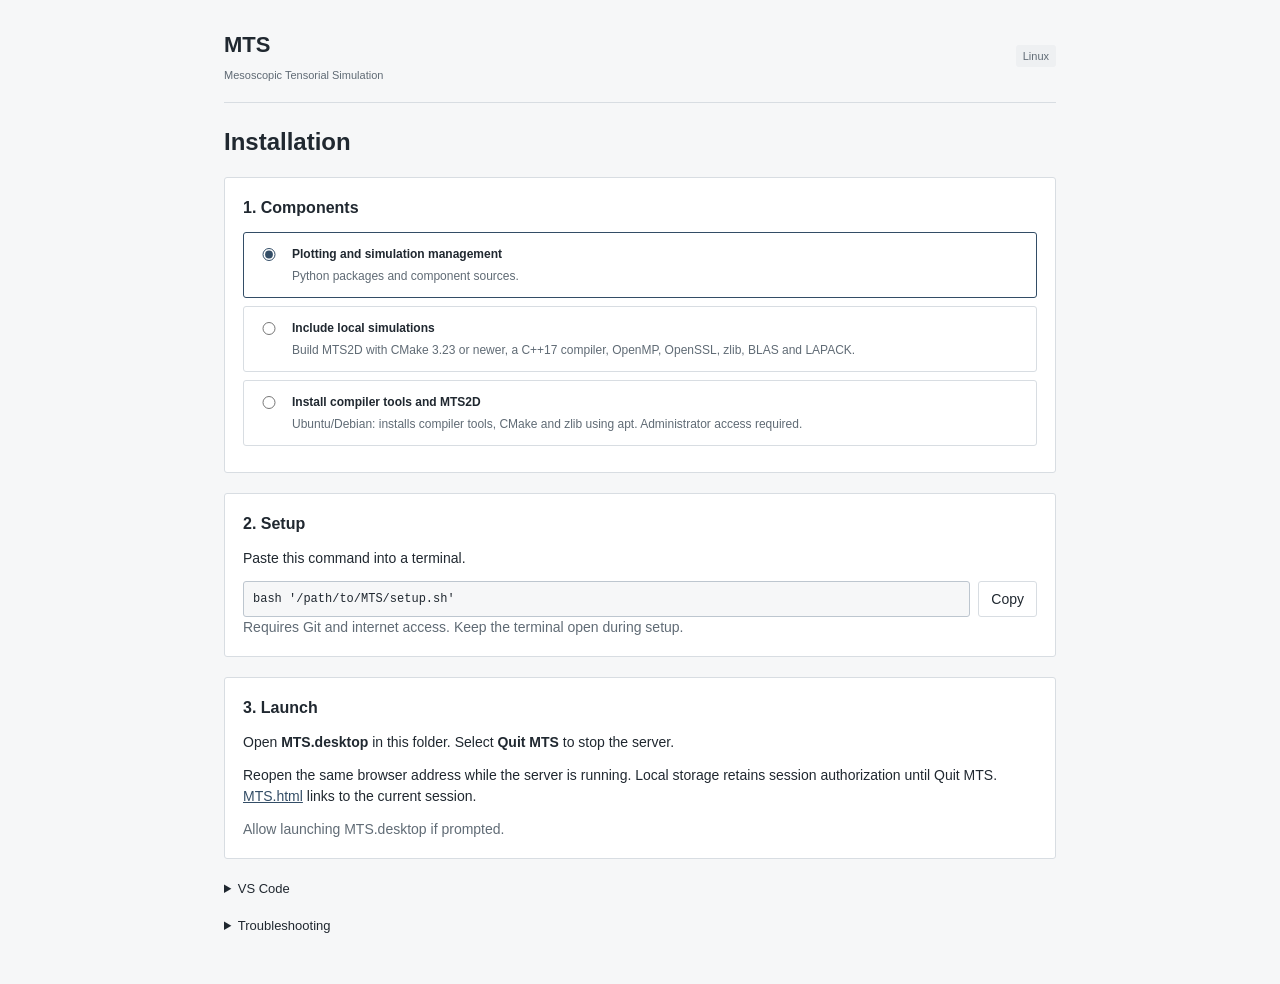
<file: InstallationGuide.html>
<!doctype html>
<html lang="en"><head><meta charset="utf-8"><meta name="viewport" content="width=device-width,initial-scale=1"><title>MTS installation</title><link rel="stylesheet" href="MTS_GUI/static/style.css"><script src="MTS_GUI/static/guide.js" defer></script></head>
<body><main class="guide"><header><div><a class="wordmark" href="InstallationGuide.html">MTS</a><small class="product-name">Mesoscopic Tensorial Simulation</small></div><span class="badge" id="os-badge">macOS / Linux</span></header>
<h1>Installation</h1>
<article class="card"><h2>1. Components</h2>
<label class="guide-option"><input type="radio" name="mode" value="" checked><div>Plotting and simulation management<span>Python packages and component sources.</span></div></label>
<label class="guide-option"><input type="radio" name="mode" value="--local-sim"><div>Include local simulations<span>Build MTS2D with CMake 3.23 or newer, a C++17 compiler, OpenMP, OpenSSL, zlib, BLAS and LAPACK.</span></div></label>
<label class="guide-option"><input type="radio" name="mode" value="--local-sim --install-build-tools"><div>Install compiler tools and MTS2D<span id="tools-description">Assisted installation on macOS or Ubuntu/Debian.</span></div></label>
</article>
<article class="card"><h2>2. Setup</h2><p id="terminal-instructions">Paste this command into a terminal.</p><div class="command-row"><input id="setup-command" readonly aria-label="Setup command"><button id="copy-command">Copy</button></div><p class="muted">Requires Git and internet access. Keep the terminal open during setup.</p></article>
<article class="card"><h2>3. Launch</h2><p>Open <strong id="launcher-name">MTS.app / MTS.desktop</strong> in this folder. Select <strong>Quit MTS</strong> to stop the server.</p><p>Reopen the same browser address while the server is running. Local storage retains session authorization until Quit MTS. <a href="MTS.html">MTS.html</a> links to the current session.</p><p class="muted" id="launcher-note">Launcher approval may be required.</p></article>
<details><summary>VS Code</summary>
<ol><li>Open the top-level MTS folder. Select <code>.venv/bin/python</code> for Python.</li>
<li>With CMake Tools, select <code>MTS2D/CMakeLists.txt</code> and the <strong>release</strong> preset. On macOS, select Apple Clang at <code>/usr/bin/clang++</code>.</li>
<li>Use <strong>Terminal → Run Build Task → Build managed simulator</strong>. This records the build identity required for managed runs at <code>MTS2D/build/release/MTS2D</code>.</li></ol>
<p>The <strong>debug</strong> preset builds scientific tests in <code>MTS2D/build/debug</code>. Build folders and personal VS Code settings are ignored by Git.</p>
</details>
<details><summary>Troubleshooting</summary><p>Startup failures display the error and an Open Log button. Logs are stored in <code>.mts/server.log</code> and <code>.mts/launcher.log</code>. If an unresponsive MTS process holds the server lock, the macOS launcher offers Quit and Relaunch. Quitting may interrupt an active GUI operation. Terminal launches report the process ID and termination command. Do not delete <code>.mts/server.lock</code>; quitting the process releases it. Quit MTS before rerunning setup. Rerun setup after moving the project.</p><p>Terminal launch: <code>bash setup.sh --start</code>.</p></details>
</main></body></html>
</file>
<file: MTS_GUI/static/style.css>
@charset "UTF-8";
:root{--ink:#202830;--muted:#606b75;--paper:#f6f7f8;--card:#fff;--line:#d8dde2;--accent:#334d66;--accent-soft:#edf1f5;--nav:#202830;--radius:3px;font-family:-apple-system,BlinkMacSystemFont,"Segoe UI",sans-serif;color:var(--ink);background:var(--paper);font-size:14px;line-height:1.5}
*{box-sizing:border-box}
body{margin:0}
button,input,select,textarea{font:inherit}
button,a,input,select,textarea{outline-offset:4px}
button{cursor:pointer}
a{color:var(--accent)}
button:disabled{cursor:not-allowed;opacity:.45}
.action-hint{display:inline-flex;max-width:100%;flex-shrink:0}
.action-hint:has(>button:disabled){cursor:not-allowed}
.action-hint>button:disabled{pointer-events:none}
button,.button{display:inline-flex;align-items:center;justify-content:center;gap:8px;border:1px solid var(--line);border-radius:3px;background:#fff;color:var(--ink);padding:8px 12px;text-decoration:none;font-weight:500;line-height:1.3}
button:hover,.button:hover{background:#edf0f3}
button.primary,.button.primary{background:var(--accent);color:#fff;border-color:var(--accent)}
button.primary:hover{background:#253c52}
.danger{color:#963b35}
.small{font-size:12px;padding:6px 9px}
h1,h2,h3,p{margin-top:0}
h1{font-size:24px;line-height:1.25;font-weight:600;margin-bottom:0}
h2{font-size:16px;margin-bottom:12px;font-weight:600}
h3{font-size:14px;margin-bottom:8px;font-weight:600}
p{margin-bottom:12px}
.muted,small{color:var(--muted)}
.wordmark{font-weight:650;font-size:22px;color:var(--ink);text-decoration:none}
.product-name{display:block;font-size:11px;font-weight:400;color:var(--muted);margin-top:6px}
.app{display:grid;grid-template-columns:180px minmax(0,1fr);min-height:100vh}
.sidebar{background:var(--nav);color:#dfe4e9;position:sticky;top:0;height:100vh;display:flex;flex-direction:column;padding:24px 16px}
.sidebar .wordmark{color:#fff}
.sidebar small{display:block;color:#b8c2cc;font-size:11px;margin:8px 0 28px}
.sidebar nav{display:grid;gap:4px}
.sidebar nav button{border:0;background:transparent;justify-content:flex-start;color:#c0cad4;font-size:13px;padding:10px;text-align:left}
.sidebar nav button.active{background:#364553;color:#fff}
.sidebar nav button:hover{background:#2b3945;color:#fff}
.workspace{min-width:0;padding:0 24px 24px}
.topbar{height:64px;display:flex;align-items:center;justify-content:space-between;border-bottom:1px solid var(--line);gap:12px;font-size:12px;color:var(--muted);margin-bottom:24px}
.topbar .actions{display:flex;align-items:center;gap:14px;flex-shrink:0}
.topbar .actions a{text-decoration:none}
.path{overflow:hidden;text-overflow:ellipsis;white-space:nowrap;min-width:0;font:11px ui-monospace,SFMono-Regular,monospace}
.workspace-layout{display:grid;grid-template-columns:minmax(0,1fr) minmax(280px,34%);gap:24px;align-items:start}
.content{min-width:0}
.view{display:none}
.view.active{display:block}
.intro{display:flex;align-items:center;justify-content:space-between;gap:16px;margin-bottom:20px}
.card{background:var(--card);border:1px solid var(--line);border-radius:var(--radius);padding:18px;margin-bottom:20px;min-width:0}
.card p:last-child{margin-bottom:0}
.grid{display:grid;grid-template-columns:repeat(2,minmax(0,1fr));gap:12px}
.grid.three{grid-template-columns:repeat(3,minmax(0,1fr))}
.grid .card{margin-bottom:0}
.badge{display:inline-flex;align-items:center;border-radius:3px;font-size:11px;padding:3px 7px;background:#eef0f2;color:var(--muted);white-space:nowrap}
.badge.ready{background:var(--accent-soft);color:var(--accent)}
.badge.outdated{background:#fff1d8;color:#795211}
#readiness-list>.readiness-row:last-child{border-bottom:1px solid var(--line)}
.badge.failed{background:#f8eae8;color:#963b35}
.badge.running{background:#f4eddf;color:#725a2f}
.start-card{display:flex;flex-direction:column;align-items:flex-start;justify-content:space-between;gap:12px}
.section-row{display:flex;align-items:center;justify-content:space-between;gap:12px;margin-bottom:14px}
.section-row h2{margin-bottom:0}
.readiness{margin-top:20px}
.readiness-row{display:flex;align-items:center;justify-content:space-between;gap:12px;padding:10px 0;border-bottom:1px solid var(--line);font-size:13px}
.readiness-row:last-child{border-bottom:0}
.fields{--field-min:11rem;--field-gap:6px 12px;display:grid;grid-template-columns:repeat(auto-fit,minmax(min(100%,var(--field-min)),1fr));gap:var(--field-gap)}
.fields.groups{grid-template-columns:repeat(auto-fit,min(100%,17rem));align-items:start;margin-block:12px;row-gap:12px}
.fields.stack{grid-template-columns:minmax(0,1fr)}
.fields.packed{display:flex;flex-wrap:wrap;align-items:start}
.fields.packed>.field{max-width:100%}
.fields.row{--field-min:9rem;display:flex;flex-wrap:wrap;align-items:end}
.fields+.fields:not(:empty){margin-block-start:8px}
.fields.row>.field{flex:1 1 var(--field-min)}
.fields.row>.field:has(>input[type="number"]){--number-width:4.5rem;flex-basis:8rem}
.fields.row>.field:has(>textarea){flex-basis:16rem}
.settings-group{min-inline-size:0;margin:0;padding:8px 10px;border:1px solid var(--line);border-radius:var(--radius)}
.settings-group>legend{padding:0 4px;font-size:12px;font-weight:600;color:var(--muted)}
.settings-group:has(>.fields.packed){width:fit-content;max-width:100%}
.fields.row+.settings-group{margin-block-start:10px}
.settings-item{margin:8px 0}
#campaign-axes .settings-group{width:fit-content;max-width:100%}
.campaign-axis-row{display:flex;flex-wrap:wrap;align-items:flex-start;gap:8px 12px}
.campaign-axis-row .field:has(>[data-axis="parameter"]){width:min(12.5rem,100%)}
.campaign-axis-row .field:has(>[data-axis="mode"]){width:min(7.5rem,100%)}
.campaign-axis-row .field[data-range]{display:flex;width:5.5rem;gap:3px}
.campaign-axis-row .field[data-custom]{width:min(18rem,100%)}
.campaign-axis-row [data-remove]{margin-top:19px}
#campaign-size{margin:8px 0}
.field{display:flex;flex-direction:column;gap:3px;min-width:0}
.field.wide{grid-column:1/-1}
.field.check{flex-direction:row;align-items:center;gap:6px}
.field.check>input{width:auto;margin:0}
.field:has(>input[type="number"]){display:grid;grid-template-columns:minmax(0,1fr) min(55%,var(--number-width,6rem));align-items:center;gap:8px}
.field:has(>input[type="number"]):has(>.field-label){grid-template-columns:minmax(0,1fr) min(40%,var(--number-width,6rem))}
.field :is(input,select,textarea),.field>button{padding:4px 7px}
.field select{width:auto;max-width:100%;align-self:start;field-sizing:content}
.field .plot-selection select{width:auto;min-width:0}
#plot-csv-refresh{flex:none;background:#963b35;border-color:#963b35;color:#fff}
.field>input[type="number"]{font-variant-numeric:tabular-nums}
.field>textarea{min-height:0}
.field-label{position:relative;display:flex;align-items:center;gap:4px}
.field-label>label{min-width:0;overflow-wrap:anywhere}
.help-tip{flex:none;width:1.25rem;height:1.25rem;padding:0;border-radius:50%;font-size:11px;color:var(--muted)}
.tooltip{display:none;position:absolute;z-index:2;inset-block-start:100%;inset-inline-start:0;width:min(19rem,72vw);padding:8px 10px;border:1px solid var(--line);border-radius:var(--radius);background:var(--card);box-shadow:0 2px 6px #20283026;font-size:12px}
.help-tip:is(:hover,:focus)+.tooltip{display:block}
.tooltip>span{display:block}
.tooltip>span:not([hidden])+span{margin-block-start:4px}
.tooltip.settings-keys{width:min(32rem,72vw);overflow-wrap:anywhere}
input[type="number"]{appearance:textfield}
input[type="number"]::-webkit-inner-spin-button,input[type="number"]::-webkit-outer-spin-button{-webkit-appearance:none;margin:0}
label{font-size:12px;font-weight:600}
.field small{font-size:11px}
input,select,textarea{width:100%;background:#fff;border:1px solid #bdc6cf;border-radius:3px;padding:8px 9px;color:var(--ink);min-width:0}
input:focus,select:focus,textarea:focus{border-color:var(--accent)}
textarea{font-family:ui-monospace,SFMono-Regular,monospace;font-size:12px;min-height:90px}
.form-footer{display:flex;justify-content:flex-end;margin-top:12px;padding-top:10px;border-top:1px solid var(--line)}
details{margin-top:18px}
summary{cursor:pointer;font-size:13px;font-weight:500;color:var(--ink)}
details .fields,details textarea{margin-top:12px}
.mesh-editor{margin-top:10px}
.mesh-editor-controls{justify-content:flex-start}
.mesh-editor-controls input{width:min(8rem,35vw);padding:0;accent-color:var(--accent)}
.mesh-editor-controls output{font-variant-numeric:tabular-nums;min-width:2.8em;font-size:12px}
.mesh-instructions,.mesh-legend,#mesh-status{font-size:12px;margin:8px 0}
.mesh-viewport{position:relative;overflow:hidden;background:#f7f9fb;border:1px solid var(--line);border-radius:var(--radius)}
.mesh-viewport canvas{display:block;width:100%;height:clamp(280px,48vh,470px);touch-action:none;cursor:crosshair}
.mesh-brush{position:absolute;top:0;left:0;pointer-events:none;border:1.5px solid #a1324b;border-radius:50%;background:#a1324b18}
.mesh-brush.restore{border-color:#087d69;background:#087d691a}
.mesh-legend{display:flex;align-items:center;flex-wrap:wrap;gap:5px 14px;color:var(--muted)}
.mesh-legend span{display:inline-flex;align-items:center;gap:5px}
.mesh-key{width:8px;height:8px;display:inline-block;background:currentColor;border-radius:50%}
.mesh-free{color:#13796a}.mesh-fixed-x{color:#a05513}.mesh-fixed-y{color:#1556a5}
.mesh-fixed{color:#363838}.mesh-driven{color:#772cb3}
.mesh-constrained{border:2px solid #363838}
.mesh-line-sample{display:inline-block;width:15px;border-top:2px solid #536980}
.mesh-dashed{border-top-style:dashed;border-color:#772cb3;margin-left:8px}
.notice{border-left:3px solid var(--accent);background:var(--accent-soft);padding:10px 12px;font-size:12px;margin:18px 0}
.notice.error{border-color:#963b35;background:#f8eae8;color:#853c34}
.notice.warning{border-color:#bc8b27;background:#fff6db;color:#775400}
.hidden,[hidden]{display:none!important}
.activity{position:sticky;top:24px;height:calc(100vh - 112px);min-height:320px;display:flex;flex-direction:column;margin:0}
.activity .section-row{flex-shrink:0}
.activity h2{font-size:14px;overflow-wrap:anywhere}
.activity pre{flex:1;min-height:0;margin:0;overflow:auto;background:#202830;color:#e0e5eb;border:0;border-radius:0;font-size:11px}
.activity .result{flex-shrink:0;max-height:100px;overflow:auto;overflow-wrap:anywhere}
.terminal-history{flex:1;min-height:0;overflow:auto}
.terminal-history details{margin:0 0 8px;border:1px solid var(--line);border-radius:3px}
.terminal-history details[data-state="failed"]{border-color:#963b35}
.terminal-history details[data-state="failed"]>summary{color:#963b35}
.terminal-history details[data-state="partial"]>summary,.badge.partial{color:#963b35}
#abort{background:#963b35;border-color:#963b35;color:#fff}
.terminal-history summary{display:flex;align-items:center;gap:8px;padding:8px;font-size:12px}
.terminal-history summary::before{content:'▸';flex-shrink:0}
.terminal-history details[open]>summary::before{content:'▾'}
.terminal-history summary span{flex:1;min-width:0;overflow:hidden;text-overflow:ellipsis;white-space:nowrap}
.terminal-history .remove-message{padding:0 5px;border:0;background:transparent;font-size:18px;line-height:1}
.terminal-history .copy-message{position:relative;flex:none;width:22px;height:20px;padding:0;border:0;color:var(--ink);background:transparent}
.terminal-history .copy-message::before,.terminal-history .copy-message::after{content:'';position:absolute;width:8px;height:10px;border:1px solid currentColor;border-radius:2px;background:var(--card)}
.terminal-history .copy-message::before{top:3px;left:5px}
.terminal-history .copy-message::after{top:6px;left:8px}
.terminal-history .copy-message.copied::before{content:'✓';inset:0;width:auto;height:auto;border:0;color:#206a3c;background:transparent}
.terminal-history .copy-message.copied::after{display:none}
.terminal-history details:not([open]) .copy-message{display:none}
.terminal-history pre{margin:0;max-height:55vh;overflow:auto;font-size:11px}
.terminal-history .terminal-diagnostics{margin:0;border-width:1px 0 0;border-radius:0}
.terminal-brace,.terminal-path{display:inline;padding:0;border:0;background:transparent;color:inherit;font:inherit;text-decoration:underline dotted}
.terminal-brace:hover,.terminal-path:hover{background:#ffffff26}
.terminal-brace[aria-expanded="false"]::after{content:'…}'}
.terminal-brace[aria-expanded="false"]+.terminal-brace-content,.terminal-brace[aria-expanded="false"]+.terminal-brace-content+span{display:none}
.terminal-history details[data-warning="true"]{border-color:#b3842b}
.terminal-history details[data-warning="true"] pre{color:#ffe19a}
#operation-warning,#archive-warning,#campaign-run-warning,#simulation-folder-dialog,#local-output-dialog{width:min(35rem,calc(100% - 32px));padding:20px;border:1px solid var(--line);border-radius:var(--radius);background:var(--card);color:var(--ink)}
#operation-warning::backdrop,#archive-warning::backdrop,#campaign-run-warning::backdrop,#simulation-folder-dialog::backdrop,#local-output-dialog::backdrop{background:#20283080}
.folder-path{display:flex;gap:8px;margin-top:4px}
.folder-path input{min-width:0;flex:1}
#simulation-folder-status{overflow-wrap:anywhere;margin:10px 0}
#operation-warning-message,#archive-destinations{white-space:pre-wrap;overflow-wrap:anywhere}
#operation-warning form{text-align:right}
#archive-warning form{display:flex;gap:12px;justify-content:space-between;flex-wrap:wrap}
#campaign-run-warning form{display:grid;gap:12px}
#campaign-run-warning .inline-fields{justify-content:flex-end}
#setup-readiness{border-bottom:1px solid var(--line)}
.result{font-size:12px;margin-top:12px}
.local-output-destination{margin:10px 0}
#local-output-current{overflow-wrap:anywhere;white-space:normal}
#local-output-destination{width:min(34rem,100%)}
#local-output-status:empty{display:none}
#local-output-summary{overflow-wrap:anywhere}
.table-wrap{overflow:auto}
table{width:100%;border-collapse:collapse;font-size:12px}
th{text-align:left;color:var(--muted);font-weight:500;padding:10px 8px;background:#f6f7f8;border-bottom:1px solid var(--line)}
td{padding:12px 8px;border-bottom:1px solid var(--line)}
td:first-child{max-width:300px;overflow-wrap:anywhere}
.table-actions{display:flex;align-items:center;gap:6px}
#run-more-menu,#animate-preview-menu,#inventory-column-menu{position:fixed;inset:auto;margin:0;padding:4px;border:1px solid var(--line);border-radius:4px;background:var(--card);color:var(--ink);box-shadow:0 3px 12px #20283030}
#run-more-menu:popover-open,#animate-preview-menu:popover-open,#inventory-column-menu:popover-open{display:grid;gap:3px}
#inventory-column-menu{overflow-y:auto}
#inventory-column-menu label{display:flex;align-items:center;gap:8px;padding:4px 8px}
#inventory-column-menu input{width:auto;margin:0}
#run-more-menu .action-hint>button{width:100%;justify-content:flex-start;border-color:transparent}
#run-continuation .section-row{margin-bottom:0}
#run-continuation-source{margin:6px 0 0}
#run-form.is-continuation .fresh-run-only{display:none!important}
.empty{text-align:center;padding:32px 12px;color:var(--muted);font-size:12px}
.inline-fields{display:flex;gap:8px;align-items:center;min-width:0}
.inline-fields select{width:120px}
.inline-fields.wrap{flex-wrap:wrap}
.inline-fields.wrap>input{width:auto;max-width:100%}
.setup-item{display:flex;align-items:center;justify-content:space-between;gap:16px;padding:18px 0;border-bottom:1px solid var(--line)}
.setup-item:last-child{border-bottom:0;padding-bottom:0}
#archive-log{width:100%;min-width:0}
.setup-item h3{margin-bottom:0}
.setup-item p{font-size:12px;color:var(--muted);margin:6px 0 0}
.setup-item button{flex-shrink:0}
.setup-item>div{min-width:0;width:100%}
pre{white-space:pre-wrap;overflow-wrap:anywhere;background:#eef1f4;border:1px solid var(--line);padding:12px;border-radius:3px;font:12px/1.6 ui-monospace,SFMono-Regular,monospace}
code{font:12px ui-monospace,SFMono-Regular,monospace;overflow-wrap:anywhere}
.guide{max-width:880px;margin:0 auto;padding:28px 24px 48px}
.guide header{display:flex;justify-content:space-between;align-items:center;border-bottom:1px solid var(--line);padding-bottom:18px;margin-bottom:24px}
.guide h1{margin-bottom:20px}
.guide-option{display:flex;gap:12px;align-items:flex-start;border:1px solid var(--line);border-radius:3px;padding:12px;margin:8px 0;cursor:pointer;background:#fff}
.guide-option:has(input:checked){border-color:var(--accent)}
.guide-option input{width:16px;margin-top:3px;accent-color:var(--accent);flex-shrink:0}
.guide-option span{display:block;font-size:12px;color:var(--muted);font-weight:400;margin-top:4px}
.guide .command-row{display:flex;gap:8px;align-items:center;margin-top:12px}
.guide .command-row input{font-family:ui-monospace,SFMono-Regular,monospace;font-size:12px;background:#f6f7f8}
.guide ol{padding-left:20px}
.guide li{margin-bottom:8px}
@media(max-width:1150px){.grid.three{grid-template-columns:1fr}.start-card{flex-direction:row;align-items:center}.start-card h2{margin:0}.workspace{padding:0 16px 20px}.workspace-layout{gap:16px}.setup-item{align-items:flex-start;flex-direction:column}.section-row{flex-wrap:wrap}}
@media(max-width:850px){.app{grid-template-columns:150px minmax(0,1fr)}.workspace-layout{grid-template-columns:minmax(0,1fr)}.activity{position:static;height:320px;min-height:0}.sidebar{padding:20px 12px}.topbar .actions{gap:8px}}
@media(max-width:600px){.app{display:block}.sidebar{position:relative;height:auto;padding:14px 16px}.sidebar small{margin:4px 0 12px}.sidebar nav{display:flex;overflow:auto}.sidebar nav button{white-space:nowrap;padding:8px;font-size:12px}.workspace{padding:0 12px 20px}.topbar{height:60px;margin-bottom:18px}.topbar .path{max-width:30vw}.topbar .actions{font-size:11px}.card{padding:14px}.guide{padding:20px 16px}.guide .command-row{flex-direction:column;align-items:stretch}.guide header{gap:12px}}

.ssh-connection{padding:9px 0;border-bottom:1px solid var(--line)}
.ssh-row{display:flex;align-items:center;gap:10px;min-height:30px;font-size:12px;flex-wrap:nowrap}
.ssh-row strong{min-width:45px;max-width:95px;overflow:hidden;text-overflow:ellipsis;white-space:nowrap}
.ssh-address{color:var(--muted);flex:1;min-width:35px;overflow:hidden;text-overflow:ellipsis;white-space:nowrap}
.ssh-profiles{font-size:11px;color:var(--muted);max-width:110px;overflow:hidden;text-overflow:ellipsis;white-space:nowrap}
.ssh-row-actions{display:flex;align-items:center;gap:5px;margin-left:auto;flex-wrap:nowrap}
.ssh-row-actions .small{padding:5px 7px;font-size:11px;white-space:nowrap}
.ssh-dot{display:inline-block;width:8px;height:8px;border-radius:50%;background:#24834b;flex-shrink:0}
.ssh-state{font-size:10px;color:var(--muted)}
.ssh-diagnostic{margin-top:6px;padding-left:18px;font-size:12px}
.ssh-diagnostic pre{margin:0;max-height:160px;overflow:auto;padding:7px;font-size:11px}
.ssh-diagnostic p{margin:5px 0;overflow-wrap:anywhere}
#ssh-editor form{margin-top:14px}
#ssh-editor textarea{min-height:85px;font-family:ui-monospace,SFMono-Regular,monospace;font-size:12px}
#ssh-editor details textarea{min-height:180px}
#ssh-inspection{margin-top:12px;font-size:12px}
.activity .section-row{flex-wrap:wrap}

@media(max-width:1100px){.ssh-row{flex-wrap:wrap}.ssh-row-actions{flex-wrap:wrap}.ssh-address{min-width:100px}}

.deployment-unknown{background:#e5e7eb;color:#64748b;border-color:#cbd5e1}
.deployment-current:disabled{background:#dcfce7;color:#166534;border-color:#86efac;opacity:.75}
.deployment-mismatch{background:#fee2e2;color:#991b1b;border-color:#fca5a5}

.inventory-site th{background:var(--accent-soft);font-size:14px;text-align:left}
.inventory-category th{background:var(--paper);color:var(--muted);text-align:left}
#jobs th,#jobs td{padding:3px 8px;line-height:1.3}
#jobs .inventory-toggle{border:0;background:none;padding:2px 0;font:inherit;color:inherit;justify-content:flex-start;text-align:left;width:100%;overflow-wrap:anywhere}
#jobs .inventory-category th{padding-left:16px}
#jobs .inventory-settings th{padding-left:28px;background:var(--card)}
#jobs .inventory-simulation [data-column="simulation"]{padding-left:40px;white-space:nowrap;overflow:hidden;text-overflow:ellipsis;max-width:min(300px,45cqw)}
#jobs .table-actions button{padding:2px 6px;font-size:11px}
#jobs .badge{padding:1px 5px}
.inventory-termination{display:inline-block;max-width:150px;overflow:hidden;text-overflow:ellipsis;white-space:nowrap;vertical-align:middle;color:var(--muted)}
.inventory-sort{padding:0;border:0;background:none;font:inherit;color:inherit;white-space:nowrap}
[aria-sort="descending"]>.inventory-sort::after{content:"↓"}
[aria-sort="ascending"]>.inventory-sort::after{content:"↑"}
#jobs :is([data-column="date"],[data-column="etr"],[data-column="runtime"]){white-space:nowrap;font-variant-numeric:tabular-nums}
#inventory-header th{cursor:grab}
#inventory-header th[data-drop-edge="before"]{box-shadow:inset 2px 0 var(--accent)}
#inventory-header th[data-drop-edge="after"]{box-shadow:inset -2px 0 var(--accent)}
#inventory-notice:not(:empty){position:fixed;bottom:24px;right:24px;z-index:3;padding:8px 12px;border-radius:var(--radius);background:var(--nav);color:white}

.plot-incompatible{color:#929aa2}
#plot-warning{white-space:pre-line}

.plot-show-all{display:inline-flex;gap:7px;align-items:center;font-size:12px}
.plot-show-all input{width:auto}
.plot-output{display:grid;grid-template-columns:minmax(0,1fr) 155px;max-width:calc(50% + 78px);gap:18px;margin-top:18px;align-items:start}
.plot-preview{min-height:120px;display:flex;align-items:center;justify-content:center;border:1px solid var(--line);background:white}
.plot-preview img{display:block;width:100%;height:auto}
.plot-preview img.hidden{display:none}
.plot-preview.is-stale img{opacity:.5}
.plot-output-actions{display:flex;flex-direction:column;gap:8px}
.plot-output-actions p{font-size:12px;margin:0}
.plot-presets{border-top:1px solid var(--line);margin-top:22px;padding-top:16px}
.plot-preset-row{display:flex;align-items:center;gap:12px;padding:6px 0;border-bottom:1px solid var(--line)}
.plot-preset-row span{flex:1;font-size:12px}
@media(max-width:600px){.plot-output{grid-template-columns:1fr;max-width:100%}.plot-output-actions{flex-direction:row;flex-wrap:wrap}}

.slurm-criterion{display:grid;grid-template-columns:minmax(100px,1fr) 100px minmax(110px,1fr) auto;gap:8px;align-items:start;margin-bottom:8px}
.slurm-criterion .slurm-value{display:flex;gap:6px;flex-wrap:wrap}
.slurm-actions{margin-top:12px;flex-wrap:wrap}
#slurm-program,#slurm-results{max-height:250px;overflow:auto;white-space:pre-wrap;overflow-wrap:anywhere;font-size:11px}
@media(max-width:600px){.slurm-criterion{grid-template-columns:1fr 90px}.slurm-value{grid-column:1}}

#jobs-card .table-wrap{container-type:inline-size}
#jobs-card .section-row .inline-fields{flex-wrap:wrap}
#jobs .table-actions{flex-wrap:wrap}

.view-tabs{display:flex;gap:8px}
.view-tabs [aria-selected="true"]{background:var(--accent-soft);color:var(--accent);border-color:var(--accent)}
#animation-settings button{margin-block-start:10px}
.preview-split{display:inline-flex;align-items:stretch}
#animate-preview-button{border-start-end-radius:0;border-end-end-radius:0}
#animate-preview-menu-button{border-start-start-radius:0;border-end-start-radius:0;border-inline-start:0;min-width:32px;padding-inline:8px}
#animate-preview-menu button{margin:0;justify-content:flex-start;min-width:7.5rem;border-color:transparent}
#animate-preview-menu button[aria-pressed="true"]{background:var(--accent-soft);color:var(--accent)}
#animate-video{display:block;width:min(100%,720px);margin-block:10px}
#animate-mesh-overlays,#animate-node-controls{margin-block-start:10px}
#animate-node-controls input[type="color"]{width:26px;height:22px;padding:1px}
#animate-node-size{width:5rem}
#animate-legend-field,#animate-preview-output{margin-block-start:10px}
#animate-legend-size{width:5rem}
#animate-preview-image{display:block;width:min(100%,720px)}
.animation-groups{grid-template-columns:repeat(auto-fit,minmax(min(100%,18rem),1fr))}
#animate-defects-field{margin-block-start:10px}
#animate-defect-scale,#animate-defect-thickness{width:5rem}
#animate-opacity-chart{width:100%;display:block;touch-action:none}
#animate-opacity-chart text{fill:var(--muted);font-size:10px}
#animate-opacity-chart .opacity-axes{stroke:#a0a9b2;fill:none}
#animate-opacity-chart polyline{stroke:var(--accent);stroke-width:2;fill:none}
#animate-opacity-chart circle{fill:white;stroke:var(--accent);stroke-width:2;cursor:grab}
#animate-opacity-chart circle.selected{fill:var(--accent)}
</file>
